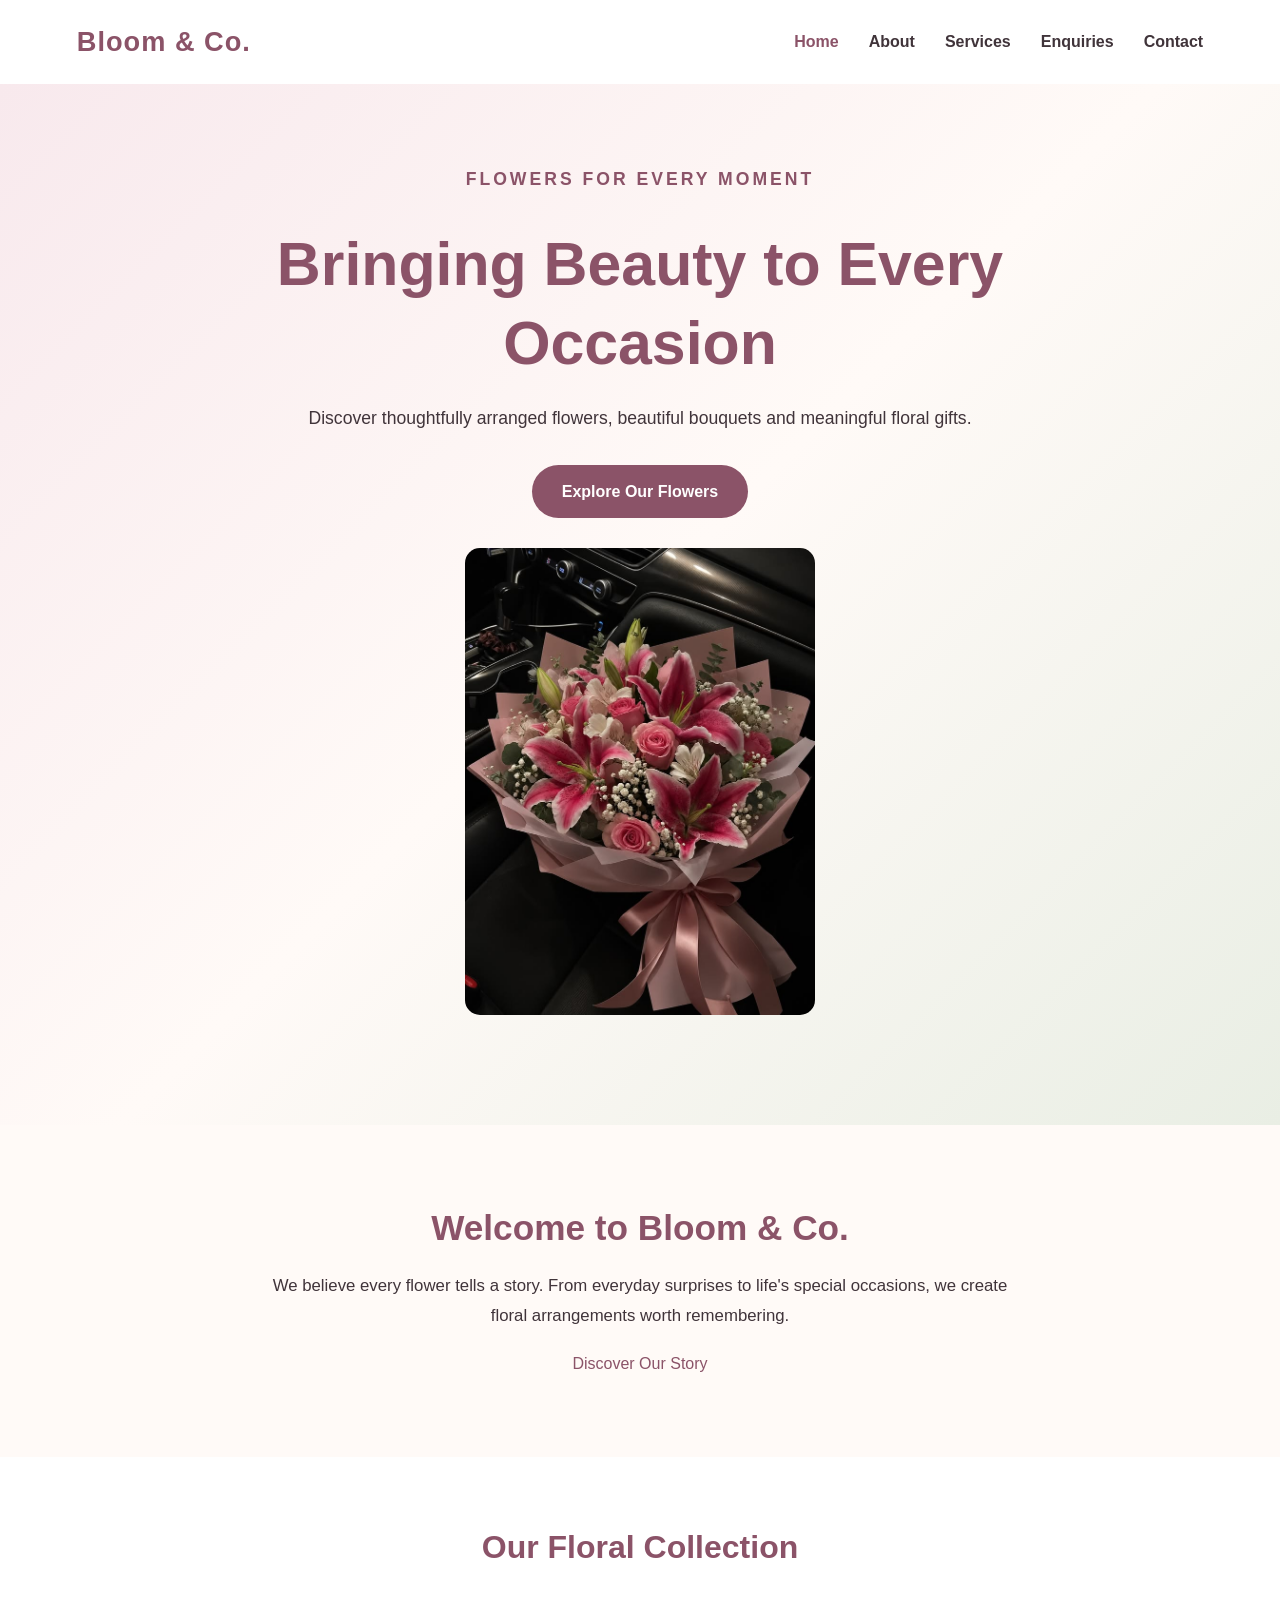
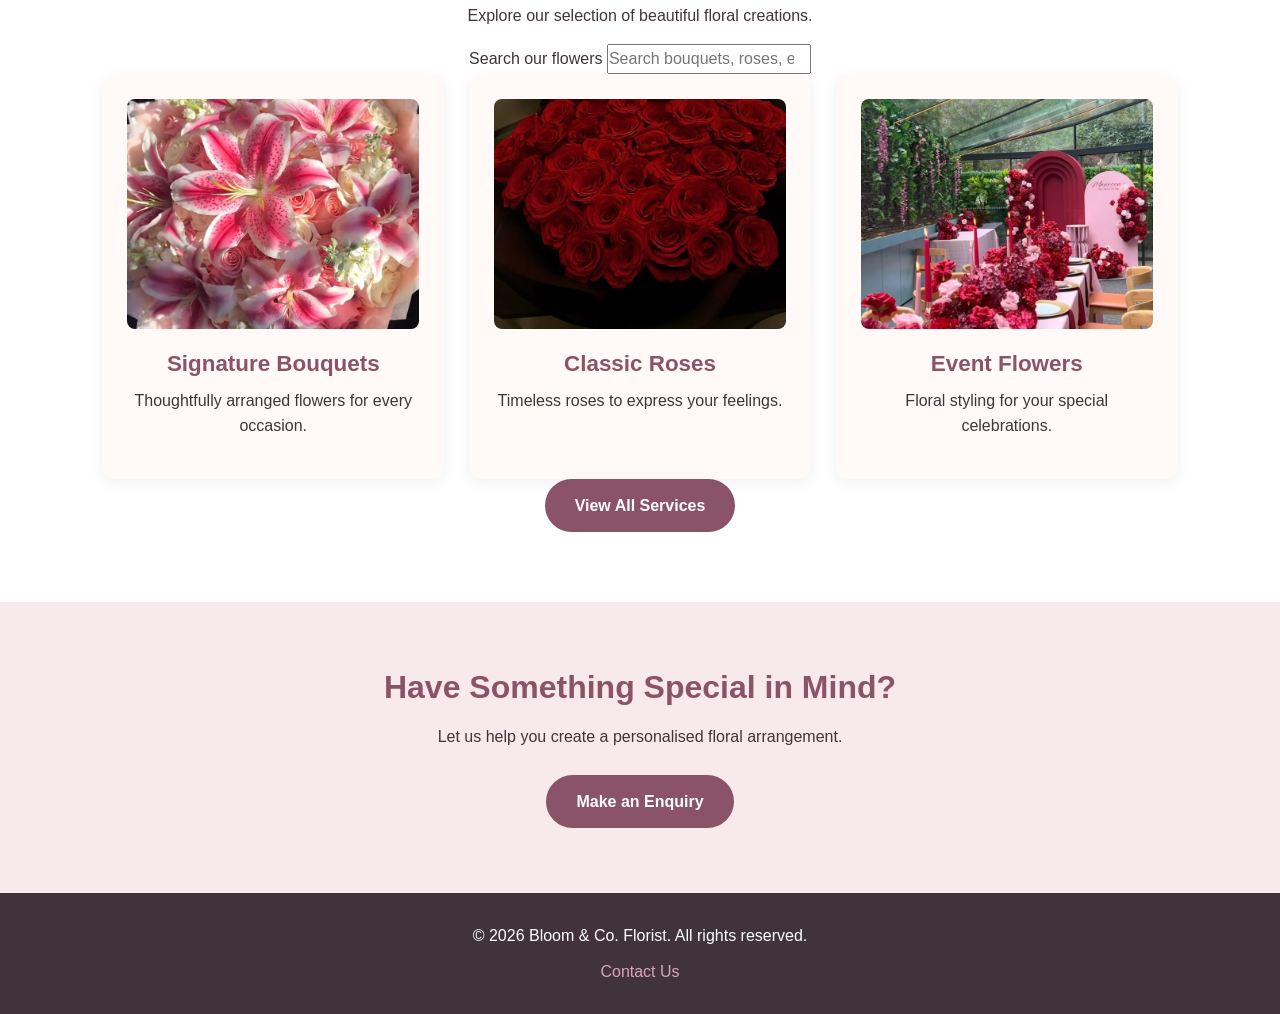
<file: index.html>
<!DOCTYPE html>
<html lang="en">
<head>
    <meta charset="UTF-8">
    <meta name="viewport" content="width=device-width, initial-scale=1.0">
    <meta name="description" content="Discover beautiful fresh flower bouquets and floral arrangements at Bloom & Co. Florist in Cape Town.">
    <meta name="keywords" content="florist Cape Town, flower bouquets, fresh flowers, floral arrangements">
    <meta name="author" content="Bloom & Co. Florist">
    <meta property="og:title" content="Bloom & Co. Florist | Beautiful Flowers in Cape Town">
<meta property="og:description" content="Discover beautiful fresh flower bouquets and thoughtful floral arrangements for every occasion.">
<meta property="og:type" content="website">
<meta property="og:site_name" content="Bloom & Co. Florist">

    <title>Bloom & Co. Florist | Beautiful Flowers in Cape Town</title>

    <link rel="stylesheet" href="styles.css">
    <script src="js/script.js" defer></script>
</head>

<body>

    <header>
        <nav aria-label="Main navigation">
            <a href="index.html" class="logo">Bloom & Co.</a>

            <ul>
                <li><a href="index.html" aria-current="page">Home</a></li>
                <li><a href="about.html">About</a></li>
                <li><a href="services.html">Services</a></li>
                <li><a href="enquiry.html">Enquiries</a></li>
                <li><a href="contact.html">Contact</a></li>
            </ul>
        </nav>
    </header>

    <main>
        <section class="hero">
            <div class="hero-content">
                <p class="eyebrow">FLOWERS FOR EVERY MOMENT</p>

                <h1>Bringing Beauty to Every Occasion</h1>

                <p>
                    Discover thoughtfully arranged flowers,
                    beautiful bouquets and meaningful floral gifts.
                </p>

                <a href="services.html" class="button">
                    Explore Our Flowers
                </a>
            
            <img src="images/bouquet.jpeg" alt="Pink lily and rose flower bouquet" class="hero-image">
        </div>
        </section>

        <section class="welcome">
            <h2>Welcome to Bloom & Co.</h2>

            <p>
                We believe every flower tells a story.
                From everyday surprises to life's special occasions,
                we create floral arrangements worth remembering.
            </p>

            <a href="about.html">Discover Our Story</a>
        </section>

        <section class="featured">
            <h2>Our Floral Collection</h2>

            <p>Explore our selection of beautiful floral creations.</p>

           
           <div class="search-container">
    <label for="flowerSearch">Search our flowers</label>
    <input
        type="search"
        id="flowerSearch"
        placeholder="Search bouquets, roses, event flowers..."
    >
</div>
 <div class="featured-grid">
                <article class="flower-card">
                    <img src="images/signature-bouquet.jpg"
                         alt="Beautiful fresh flower bouquet"
                         loading="lazy">
                    <h3>Signature Bouquets</h3>
                    <p>Thoughtfully arranged flowers for every occasion.</p>
                </article>

                <article class="flower-card">
                    <img src="images/roses.jpg"
                         alt="Fresh pink and white roses"
                         loading="lazy">
                    <h3>Classic Roses</h3>
                    <p>Timeless roses to express your feelings.</p>
                </article>

                <article class="flower-card">
                    <img src="images/event-flowers.jpg"
                         alt="Elegant floral event decorations"
                         loading="lazy">
                    <h3>Event Flowers</h3>
                    <p>Floral styling for your special celebrations.</p>
                </article>
            </div>

            <a href="services.html" class="button">View All Services</a>
        </section>

        <section class="call-to-action">
            <h2>Have Something Special in Mind?</h2>
            <p>Let us help you create a personalised floral arrangement.</p>
            <a href="enquiry.html" class="button">Make an Enquiry</a>
        </section>
    </main>

    <footer>
        <p>&copy; 2026 Bloom & Co. Florist. All rights reserved.</p>
        <a href="contact.html">Contact Us</a>
    </footer>

</body>
</html>
</file>
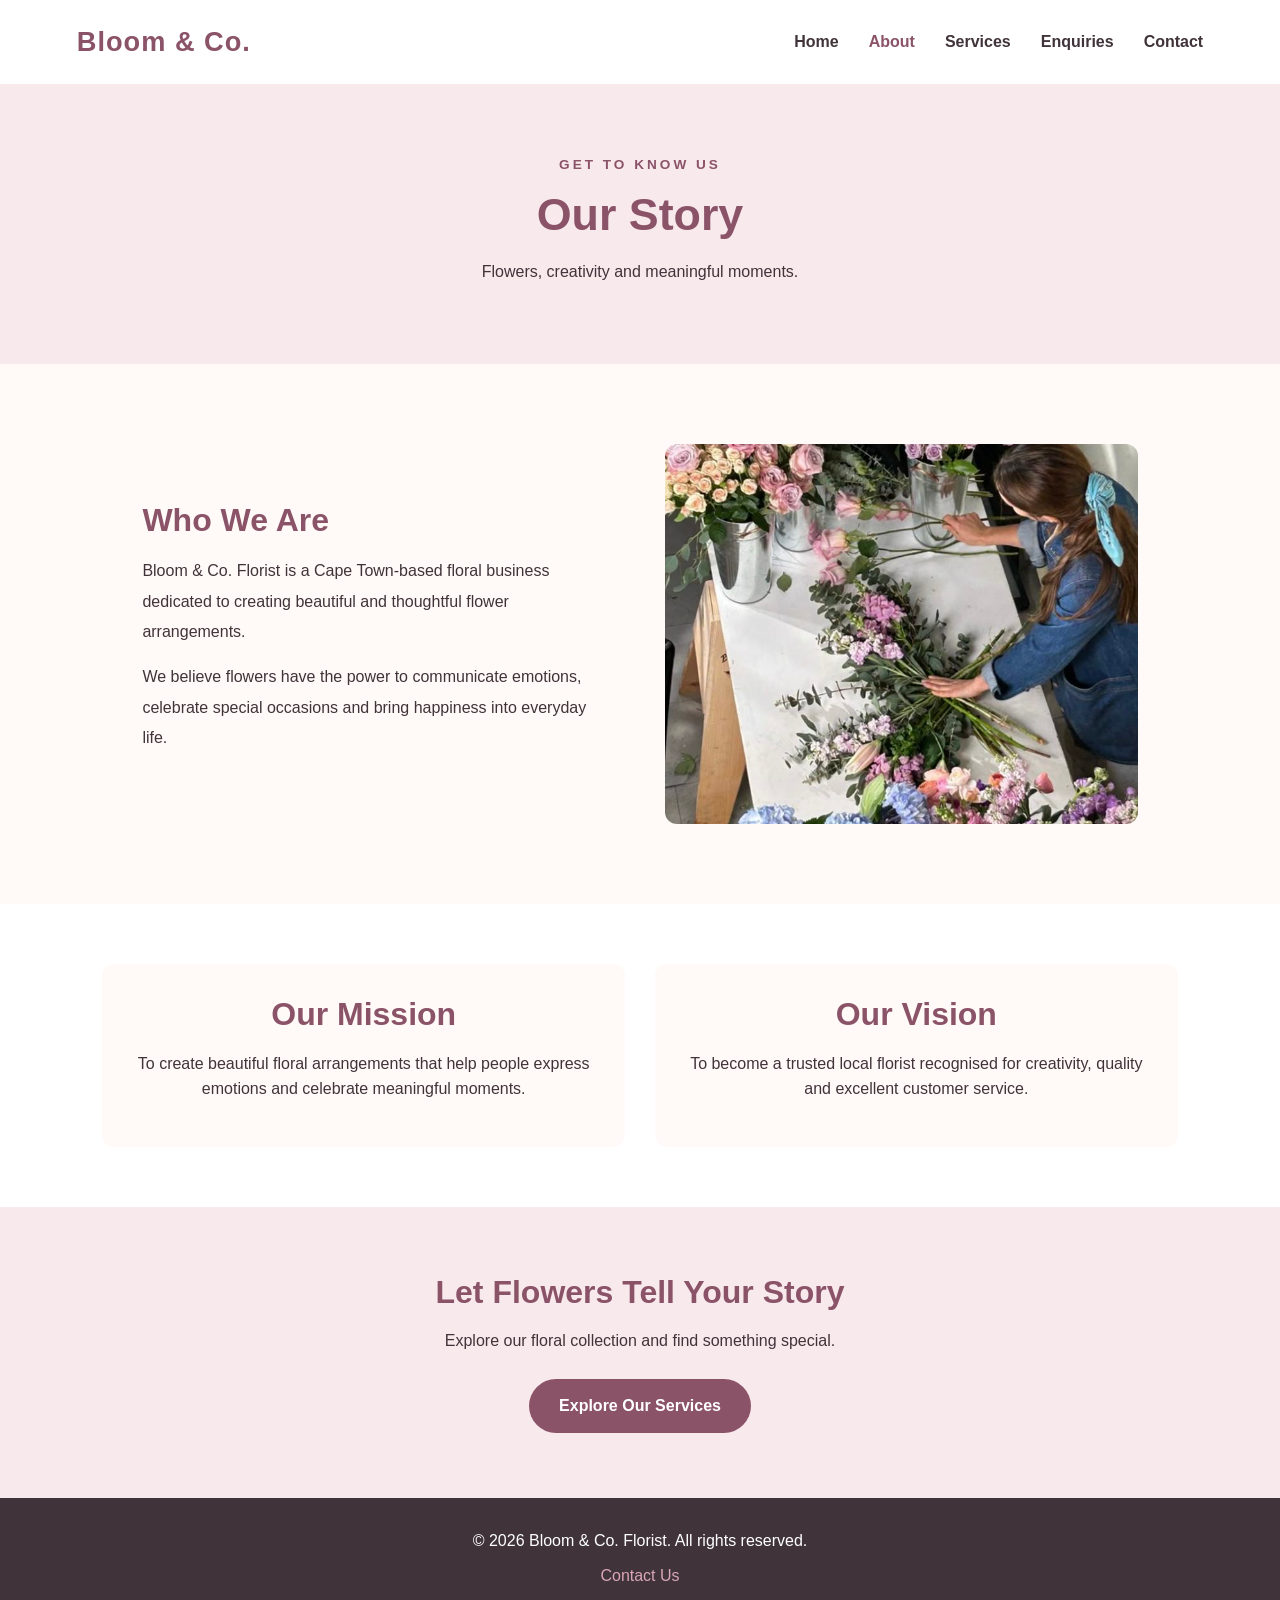
<file: about.html>
<!DOCTYPE html>
<html lang="en">
<head>
    <meta charset="UTF-8">
    <meta name="viewport" content="width=device-width, initial-scale=1.0">
    <meta name="description" content="Learn about Bloom & Co. Florist, our story, mission and passion for beautiful floral arrangements in Cape Town.">
    <meta property="og:title" content="About Us | Bloom & Co. Florist">
<meta property="og:description" content="Discover the story, mission and passion behind Bloom & Co. Florist in Cape Town.">
<meta property="og:type" content="website">
<meta property="og:site_name" content="Bloom & Co. Florist">

    <title>About Us | Bloom & Co. Florist</title>

   <link rel="stylesheet" href="styles.css">
    <script src="js/script.js" defer></script>
</head>

<body>

    <header>
        <nav aria-label="Main navigation">
            <a href="index.html" class="logo">Bloom & Co.</a>

            <ul>
                <li><a href="index.html">Home</a></li>
                <li><a href="about.html" aria-current="page">About</a></li>
                <li><a href="services.html">Services</a></li>
                <li><a href="enquiry.html">Enquiries</a></li>
                <li><a href="contact.html">Contact</a></li>
            </ul>
        </nav>
    </header>

    <main>
        <section class="page-heading">
            <p class="eyebrow">GET TO KNOW US</p>
            <h1>Our Story</h1>
            <p>Flowers, creativity and meaningful moments.</p>
        </section>

        <section class="about-content">
            <div>
                <h2>Who We Are</h2>
                <p>
                    Bloom & Co. Florist is a Cape Town-based floral
                    business dedicated to creating beautiful and
                    thoughtful flower arrangements.
                </p>
                <p>
                    We believe flowers have the power to communicate
                    emotions, celebrate special occasions and bring
                    happiness into everyday life.
                </p>
            </div>

            <img src="images/florist.jpg"
                 alt="Florist arranging a beautiful bouquet"
                 loading="lazy">
        </section>

        <section class="mission-vision">
            <article>
                <h2>Our Mission</h2>
                <p>
                    To create beautiful floral arrangements that
                    help people express emotions and celebrate
                    meaningful moments.
                </p>
            </article>

            <article>
                <h2>Our Vision</h2>
                <p>
                    To become a trusted local florist recognised
                    for creativity, quality and excellent customer
                    service.
                </p>
            </article>
        </section>

        <section class="call-to-action">
            <h2>Let Flowers Tell Your Story</h2>
            <p>Explore our floral collection and find something special.</p>
            <a href="services.html" class="button">Explore Our Services</a>
        </section>
    </main>

    <footer>
        <p>&copy; 2026 Bloom & Co. Florist. All rights reserved.</p>
        <a href="contact.html">Contact Us</a>
    </footer>

</body>
</html>
</file>
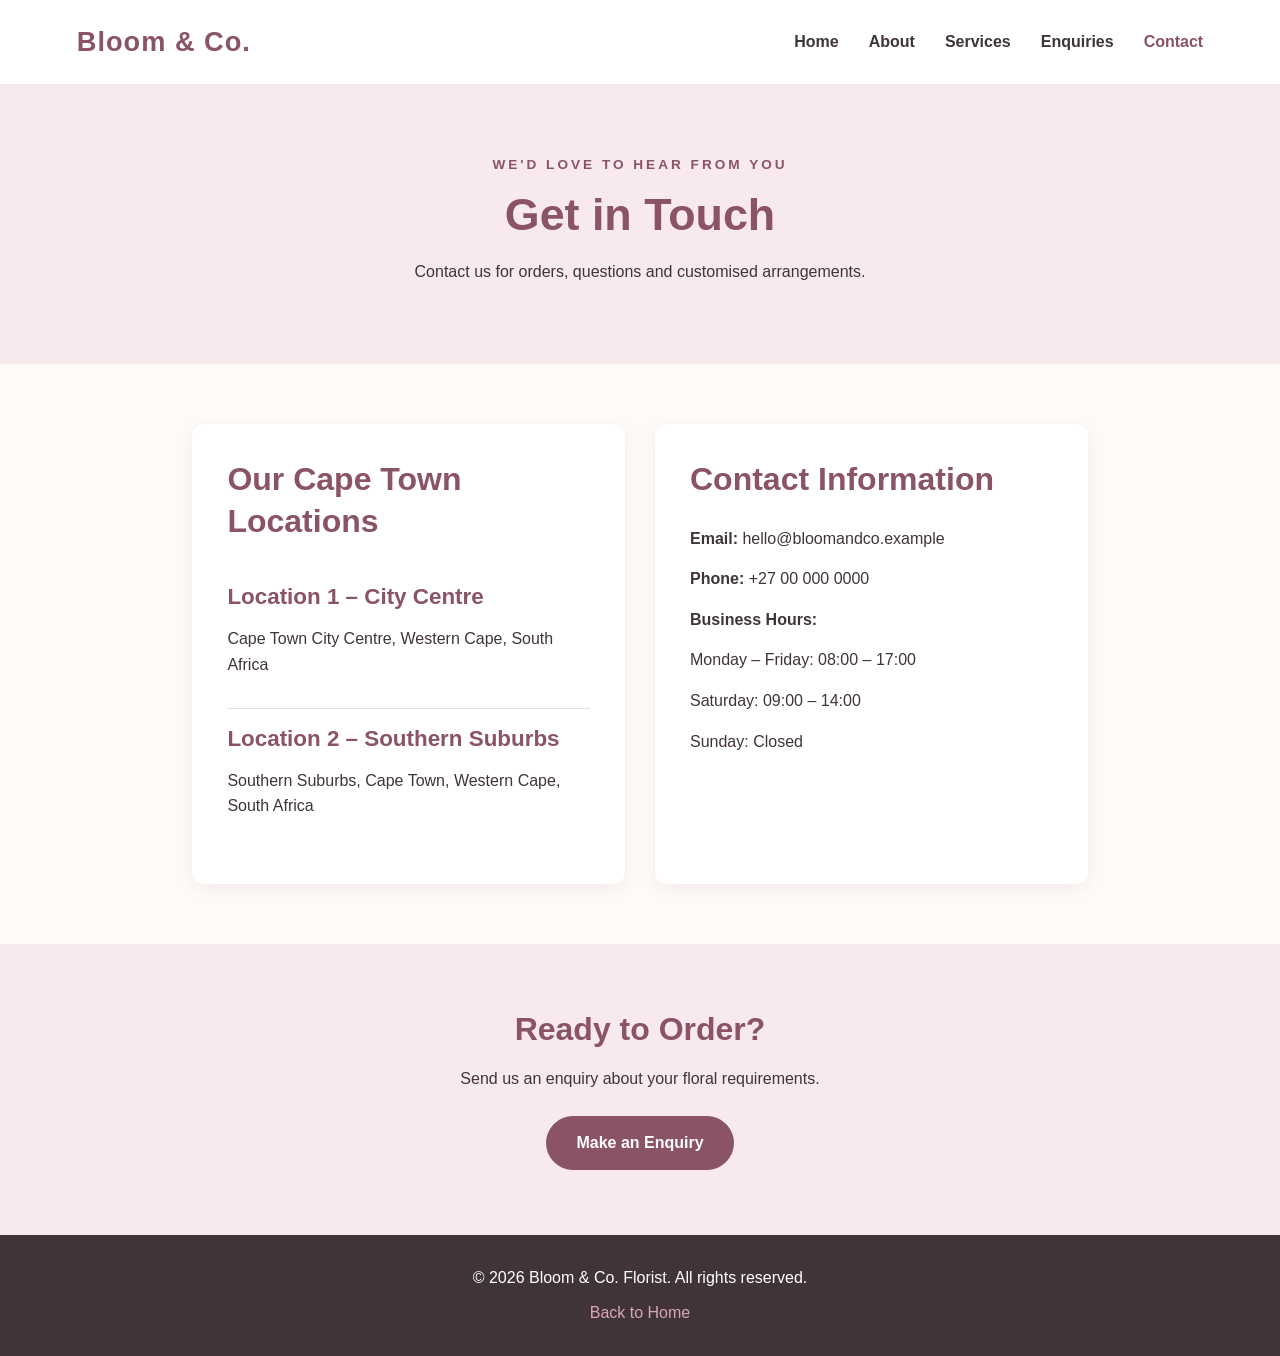
<file: contact.html>
<!DOCTYPE html>
<html lang="en">
<head>
    <meta charset="UTF-8">
    <meta name="viewport" content="width=device-width, initial-scale=1.0">
    <meta name="description" content="Contact Bloom & Co. Florist in Cape Town for flower orders, enquiries and business information.">
    <meta property="og:title" content="Contact Us | Bloom & Co. Florist">
<meta property="og:description" content="Contact Bloom & Co. Florist in Cape Town for flower orders, enquiries and customised arrangements.">
<meta property="og:type" content="website">
<meta property="og:site_name" content="Bloom & Co. Florist">

    <title>Contact Us | Bloom & Co. Florist</title>

    <link rel="stylesheet" href="styles.css">
    <script src="js/script.js" defer></script>
</head>

<body>

    <header>
        <nav aria-label="Main navigation">
            <a href="index.html" class="logo">Bloom & Co.</a>

            <ul>
                <li><a href="index.html">Home</a></li>
                <li><a href="about.html">About</a></li>
                <li><a href="services.html">Services</a></li>
                <li><a href="enquiry.html">Enquiries</a></li>
                <li><a href="contact.html" aria-current="page">Contact</a></li>
            </ul>
        </nav>
    </header>

    <main>
        <section class="page-heading">
            <p class="eyebrow">WE'D LOVE TO HEAR FROM YOU</p>
            <h1>Get in Touch</h1>
            <p>Contact us for orders, questions and customised arrangements.</p>
        </section>

        <section class="contact-content">

            <article class="contact-card">
                <h2>Our Cape Town Locations</h2>

                <div class="location">
                    <h3>Location 1 – City Centre</h3>
                    <p>Cape Town City Centre, Western Cape, South Africa</p>
                </div>

                <div class="location">
                    <h3>Location 2 – Southern Suburbs</h3>
                    <p>Southern Suburbs, Cape Town, Western Cape, South Africa</p>
                </div>
            </article>

            <article class="contact-card">
                <h2>Contact Information</h2>
                <p><strong>Email:</strong> hello@bloomandco.example</p>
                <p><strong>Phone:</strong> +27 00 000 0000</p>
                <p><strong>Business Hours:</strong></p>
                <p>Monday – Friday: 08:00 – 17:00</p>
                <p>Saturday: 09:00 – 14:00</p>
                <p>Sunday: Closed</p>
            </article>

        </section>

        <section class="call-to-action">
            <h2>Ready to Order?</h2>
            <p>Send us an enquiry about your floral requirements.</p>
            <a href="enquiry.html" class="button">Make an Enquiry</a>
        </section>
    </main>

    <footer>
        <p>&copy; 2026 Bloom & Co. Florist. All rights reserved.</p>
        <a href="index.html">Back to Home</a>
    </footer>

</body>
</html>
</file>
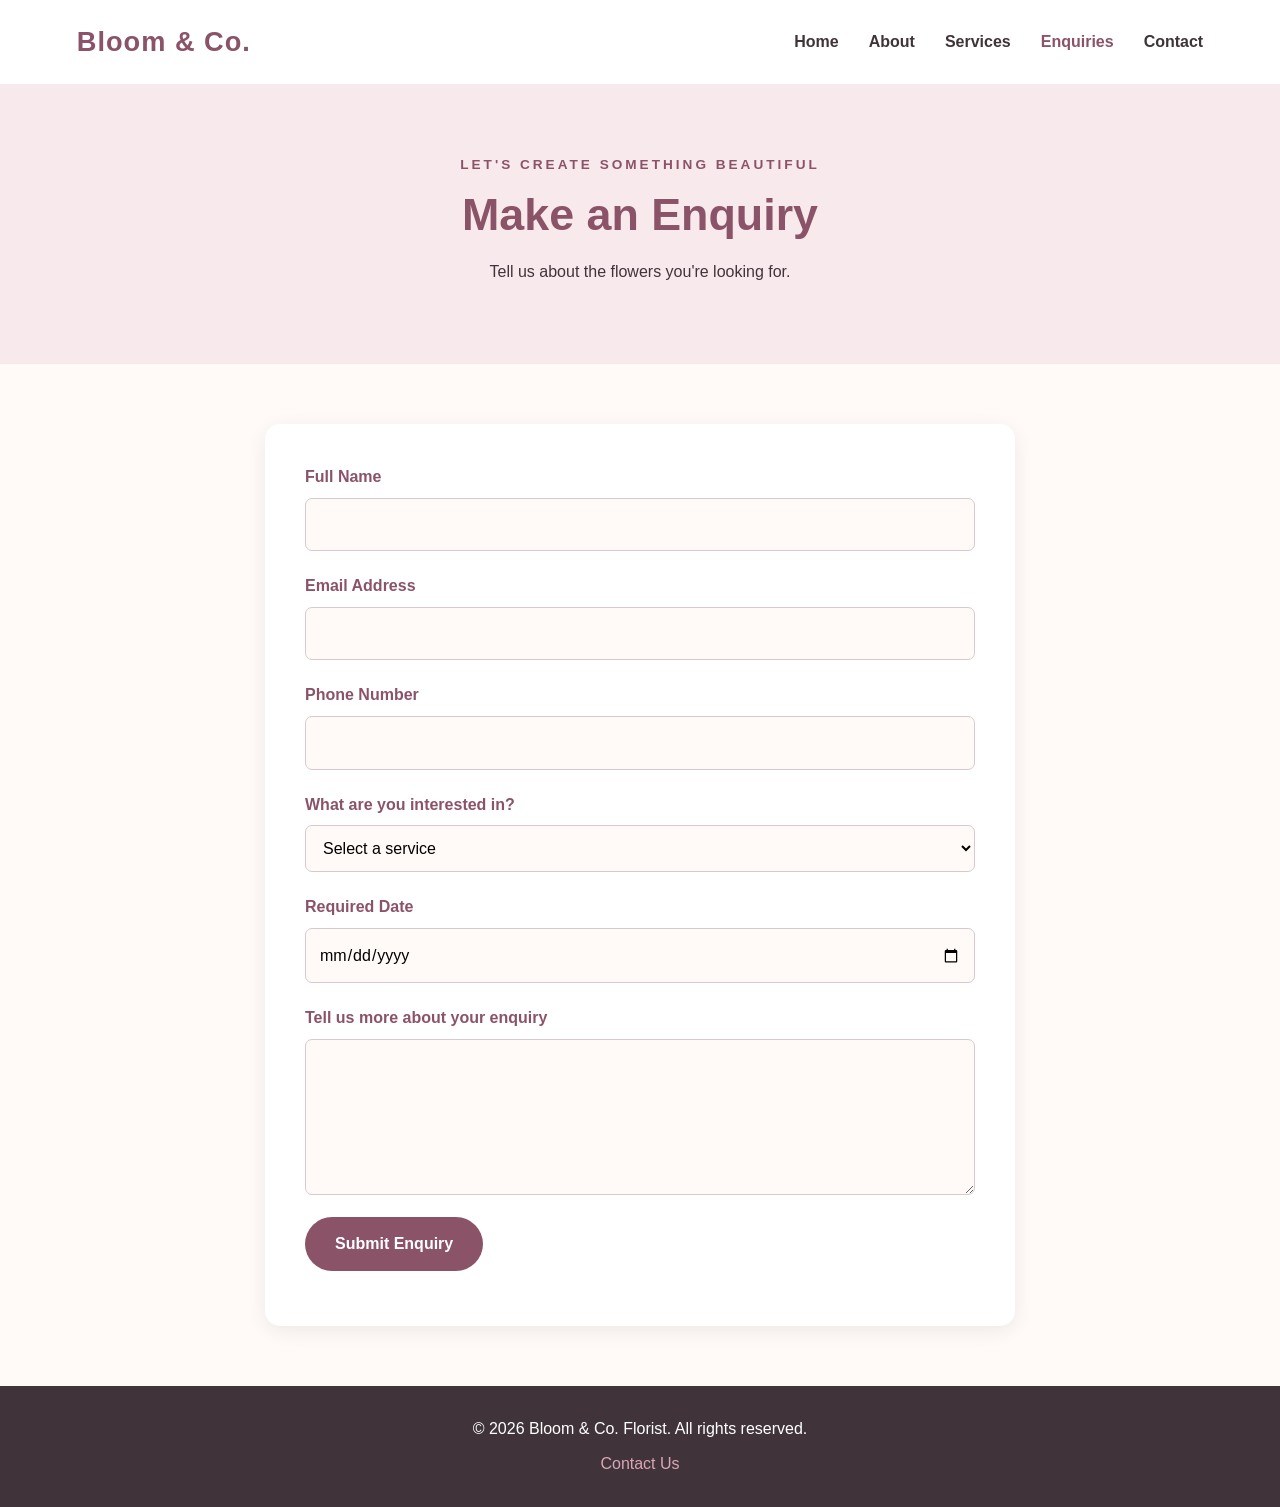
<file: enquiry.html>
<!DOCTYPE html>
<html lang="en">
<head>
    <meta charset="UTF-8">
    <meta name="viewport" content="width=device-width, initial-scale=1.0">
    <meta name="description" content="Send Bloom & Co. Florist an enquiry about bouquets, custom flower arrangements and event flowers in Cape Town.">
    <meta property="og:title" content="Make an Enquiry | Bloom & Co. Florist">
<meta property="og:description" content="Send Bloom & Co. Florist an enquiry about bouquets, custom floral arrangements and flower orders.">
<meta property="og:type" content="website">
<meta property="og:site_name" content="Bloom & Co. Florist">

    <title>Make an Enquiry | Bloom & Co. Florist</title>

    <link rel="stylesheet" href="styles.css">
    <script src="js/script.js" defer></script>
</head>

<body>

    <header>
        <nav aria-label="Main navigation">
            <a href="index.html" class="logo">Bloom & Co.</a>

            <ul>
                <li><a href="index.html">Home</a></li>
                <li><a href="about.html">About</a></li>
                <li><a href="services.html">Services</a></li>
                <li><a href="enquiry.html" aria-current="page">Enquiries</a></li>
                <li><a href="contact.html">Contact</a></li>
            </ul>
        </nav>
    </header>

    <main>
        <section class="page-heading">
            <p class="eyebrow">LET'S CREATE SOMETHING BEAUTIFUL</p>
            <h1>Make an Enquiry</h1>
            <p>Tell us about the flowers you're looking for.</p>
        </section>

        <section class="enquiry-section">
            <form id="enquiryForm" action="#" method="post" novalidate>

                <div class="form-group">
                    <label for="fullName">Full Name</label>
                    <input type="text" id="fullName" name="fullName"
                           required minlength="2"
                           autocomplete="name">
                </div>

                <div class="form-group">
                    <label for="email">Email Address</label>
                    <input type="email" id="email" name="email"
                           required autocomplete="email">
                </div>

                <div class="form-group">
                    <label for="phone">Phone Number</label>
                    <input type="tel" id="phone" name="phone"
                           required autocomplete="tel">
                </div>

                <div class="form-group">
                    <label for="service">What are you interested in?</label>
                    <select id="service" name="service" required>
                        <option value="">Select a service</option>
                        <option value="bouquets">Signature Bouquets</option>
                        <option value="roses">Classic Roses</option>
                        <option value="events">Event Flowers</option>
                        <option value="custom">Custom Arrangements</option>
                    </select>
                </div>

                <div class="form-group">
                    <label for="date">Required Date</label>
                    <input type="date" id="date" name="date" required>
                </div>

                <div class="form-group">
                    <label for="message">Tell us more about your enquiry</label>
                    <textarea id="message" name="message"
                              rows="5" required minlength="10"></textarea>
                </div>

                <button type="submit" class="button">Submit Enquiry</button>

                <p id="formMessage" role="status" aria-live="polite"></p>

            </form>
        </section>
    </main>

    <footer>
        <p>&copy; 2026 Bloom & Co. Florist. All rights reserved.</p>
        <a href="contact.html">Contact Us</a>
    </footer>

</body>
</html>
</file>
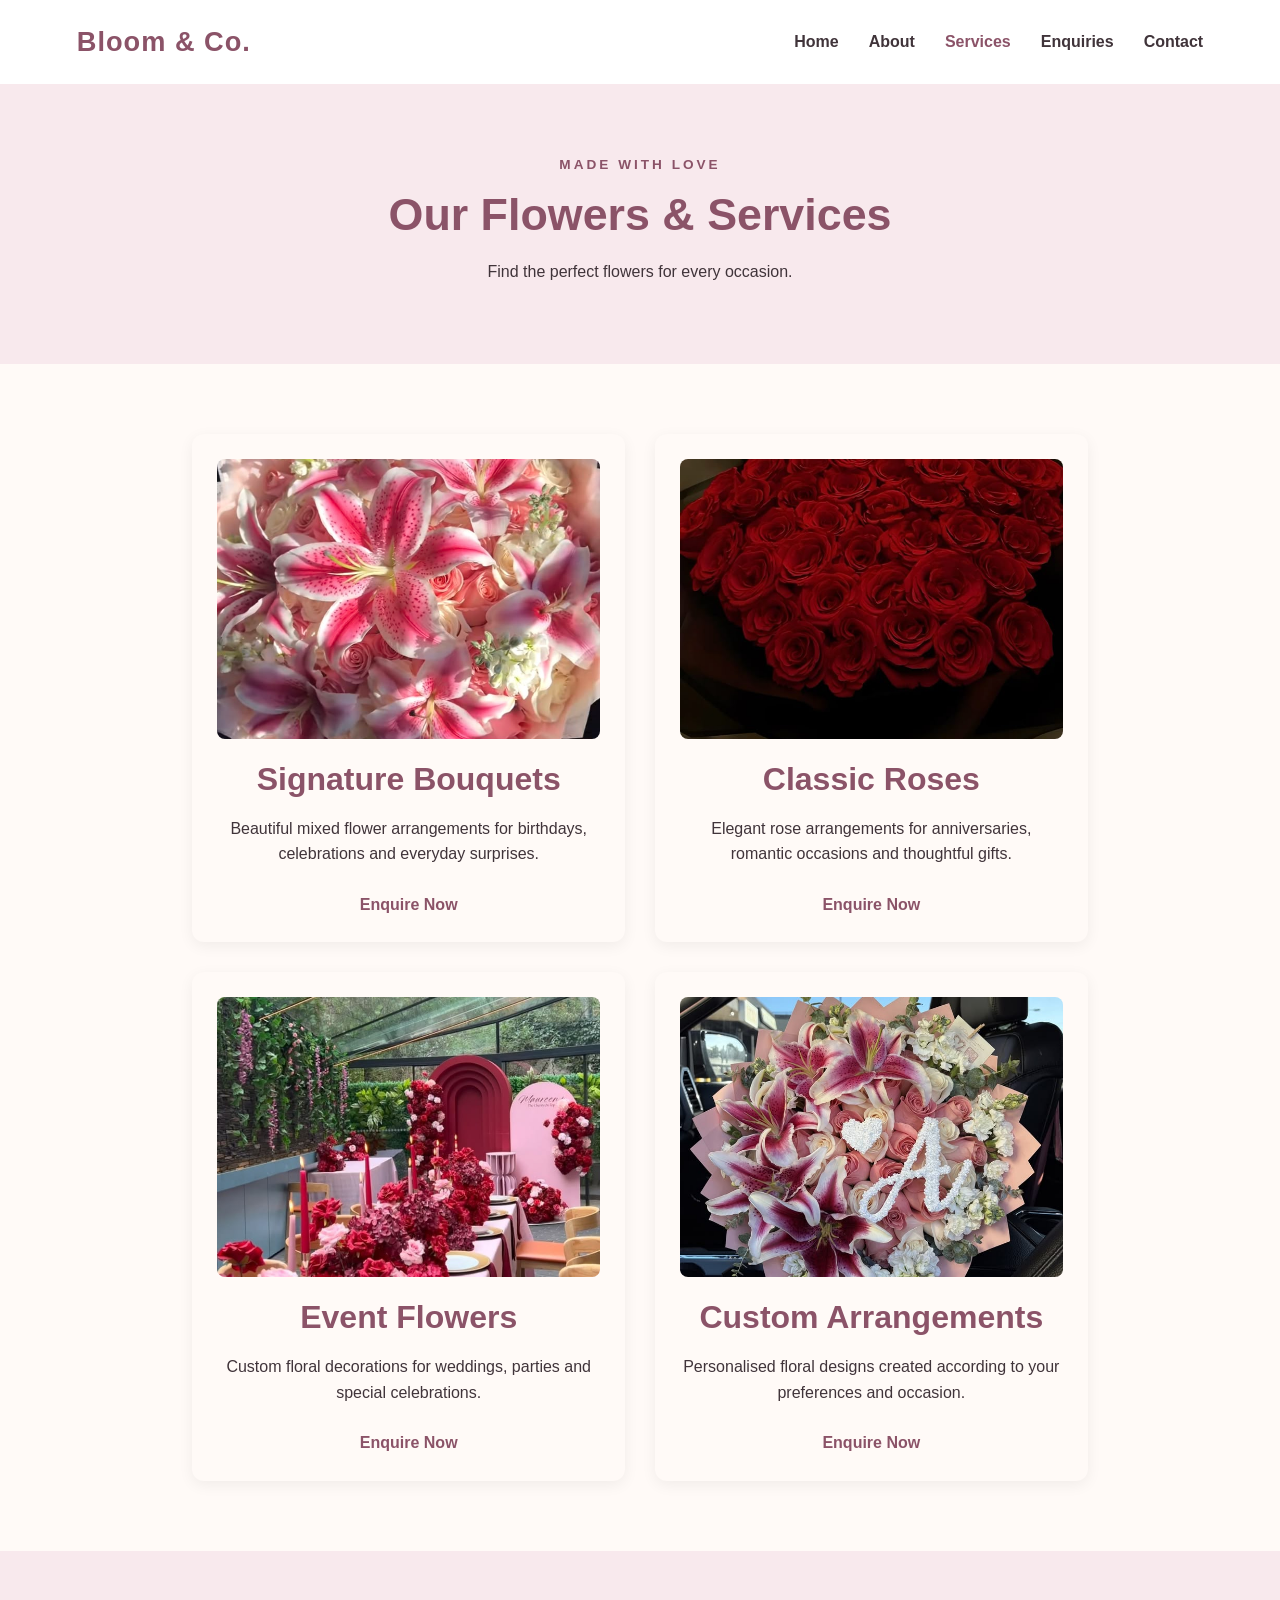
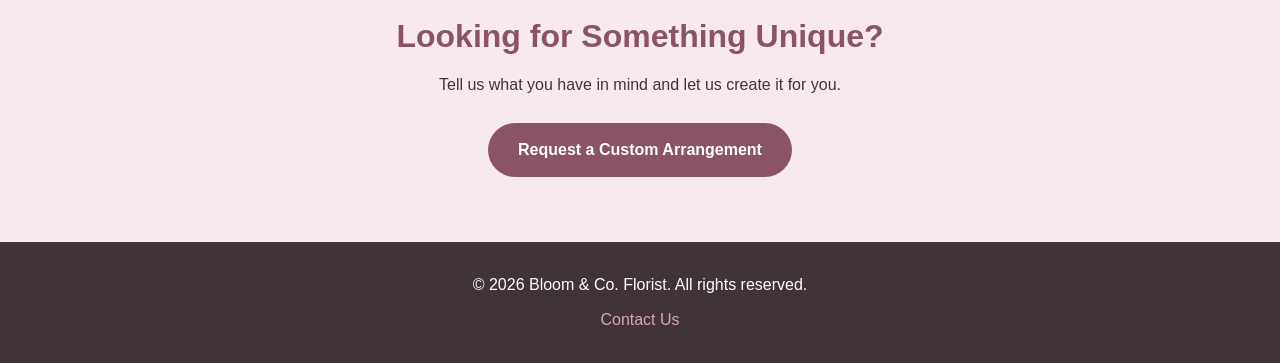
<file: services.html>
<!DOCTYPE html>
<html lang="en">
<head>
    <meta charset="UTF-8">
    <meta name="viewport" content="width=device-width, initial-scale=1.0">
    <meta name="description" content="Explore Bloom & Co. Florist's bouquets, roses, customised flower arrangements and event floral services in Cape Town.">
    <meta property="og:title" content="Our Services | Bloom & Co. Florist">
<meta property="og:description" content="Explore beautiful bouquets, roses, event flowers and custom floral arrangements at Bloom & Co. Florist.">
<meta property="og:type" content="website">
<meta property="og:site_name" content="Bloom & Co. Florist">

    <title>Our Services | Bloom & Co. Florist</title>

    <link rel="stylesheet" href="styles.css">
    <script src="js/script.js" defer></script>
</head>

<body>

    <header>
        <nav aria-label="Main navigation">
            <a href="index.html" class="logo">Bloom & Co.</a>

            <ul>
                <li><a href="index.html">Home</a></li>
                <li><a href="about.html">About</a></li>
                <li><a href="services.html" aria-current="page">Services</a></li>
                <li><a href="enquiry.html">Enquiries</a></li>
                <li><a href="contact.html">Contact</a></li>
            </ul>
        </nav>
    </header>

    <main>
        <section class="page-heading">
            <p class="eyebrow">MADE WITH LOVE</p>
            <h1>Our Flowers & Services</h1>
            <p>Find the perfect flowers for every occasion.</p>
        </section>

        <section class="services-grid">

            <article class="flower-card">
                <img src="images/signature-bouquet.jpg"
                     alt="Fresh mixed flower bouquet"
                     loading="lazy">
                <h2>Signature Bouquets</h2>
                <p>Beautiful mixed flower arrangements for birthdays, celebrations and everyday surprises.</p>
                <a href="enquiry.html">Enquire Now</a>
            </article>

            <article class="flower-card">
                <img src="images/roses.jpg"
                     alt="Elegant pink and white roses"
                     loading="lazy">
                <h2>Classic Roses</h2>
                <p>Elegant rose arrangements for anniversaries, romantic occasions and thoughtful gifts.</p>
                <a href="enquiry.html">Enquire Now</a>
            </article>

            <article class="flower-card">
                <img src="images/event-flowers.jpg"
                     alt="Floral decorations for a special event"
                     loading="lazy">
                <h2>Event Flowers</h2>
                <p>Custom floral decorations for weddings, parties and special celebrations.</p>
                <a href="enquiry.html">Enquire Now</a>
            </article>

            <article class="flower-card">
                <img src="images/custom-flowers.jpg"
                     alt="Customised floral arrangement"
                     loading="lazy">
                <h2>Custom Arrangements</h2>
                <p>Personalised floral designs created according to your preferences and occasion.</p>
                <a href="enquiry.html">Enquire Now</a>
            </article>

        </section>

        <section class="call-to-action">
            <h2>Looking for Something Unique?</h2>
            <p>Tell us what you have in mind and let us create it for you.</p>
            <a href="enquiry.html" class="button">Request a Custom Arrangement</a>
        </section>
    </main>

    <footer>
        <p>&copy; 2026 Bloom & Co. Florist. All rights reserved.</p>
        <a href="contact.html">Contact Us</a>
    </footer>

</body>
</html>
</file>
<file: styles.css>
/* =================================
   BLOOM & CO. - CSS RESET
================================= */

* {
    margin: 0;
    padding: 0;
    box-sizing: border-box;
}

html {
    scroll-behavior: smooth;
}

body {
    min-height: 100vh;
    line-height: 1.6;
    font-family: Arial, sans-serif;
}

img {
    max-width: 100%;
    display: block;
}

a {
    text-decoration: none;
}

ul {
    list-style: none;
}

button,
input,
select,
textarea {
    font: inherit;
}

/* =================================
   BLOOM & CO. - BASE STYLES
================================= */

:root {
    --primary-color: #8b5368;
    --secondary-color: #d9a6b5;
    --accent-color: #a8b59a;
    --background-color: #fffaf7;
    --text-color: #40343a;
    --white: #ffffff;
}

body {
    background-color: var(--background-color);
    color: var(--text-color);
    font-family: Arial, sans-serif;
    font-size: 16px;
}

h1,
h2,
h3,
h4 {
    color: var(--primary-color);
    line-height: 1.3;
    margin-bottom: 15px;
}

h1 {
    font-size: 2.5rem;
}

h2 {
    font-size: 2rem;
}

h3 {
    font-size: 1.4rem;
}

p {
    margin-bottom: 15px;
}

a {
    color: var(--primary-color);
    transition: color 0.3s ease;
}

a:hover {
    color: var(--secondary-color);
}


/* =================================
   BLOOM & CO. - NAVIGATION
================================= */

header {
    background-color: var(--white);
    padding: 20px 6%;
    box-shadow: 0 2px 10px rgba(0, 0, 0, 0.06);
}

nav {
    display: flex;
    justify-content: space-between;
    align-items: center;
    max-width: 1200px;
    margin: 0 auto;
}

.logo {
    color: var(--primary-color);
    font-size: 1.7rem;
    font-weight: bold;
    letter-spacing: 1px;
}

nav ul {
    display: flex;
    align-items: center;
    gap: 30px;
}

nav ul a {
    color: var(--text-color);
    font-weight: 600;
    transition: color 0.3s ease;
}

nav ul a:hover,
nav ul a[aria-current="page"] {
    color: var(--primary-color);
}

/* =================================
   BLOOM & CO. - HERO SECTION
================================= */

.hero {
    min-height: 550px;
    display: flex;
    align-items: center;
    justify-content: center;
    padding: 80px 8%;
    text-align: center;
    background: linear-gradient(
        135deg,
        #f8e9ed,
        #fffaf7,
        #e9eee4
    );
}

.hero-content {
    max-width: 750px;
}

.eyebrow {
    color: var(--primary-color);
    font-size: 0.85rem;
    font-weight: bold;
    letter-spacing: 3px;
    margin-bottom: 20px;
}

.hero h1 {
    font-size: clamp(2.2rem, 5vw, 3.8rem);
    margin-bottom: 20px;
}

.hero p {
    font-size: 1.1rem;
    line-height: 1.8;
    margin-bottom: 30px;
}

.button {
    display: inline-block;
    background-color: var(--primary-color);
    color: var(--white);
    padding: 14px 30px;
    border-radius: 30px;
    font-weight: bold;
    transition: background-color 0.3s ease,
                transform 0.3s ease;
}

.button:hover {
    background-color: #693c4e;
    color: var(--white);
    transform: translateY(-3px);
}


/* =================================
   BLOOM & CO. - WELCOME SECTION
================================= */

.welcome {
    padding: 80px 8%;
    text-align: center;
    max-width: 1100px;
    margin: 0 auto;
}

.welcome h2 {
    font-size: 2.2rem;
    margin-bottom: 20px;
}

.welcome p {
    max-width: 750px;
    margin: 0 auto 20px;
    line-height: 1.8;
    font-size: 1.05rem;
}

/* =================================
   BLOOM & CO. - FEATURED FLOWERS
================================= */

.featured {
    padding: 70px 8%;
    background-color: var(--white);
    text-align: center;
}

.featured h2 {
    margin-bottom: 35px;
}

.featured-grid {
    display: grid;
    grid-template-columns: repeat(3, 1fr);
    gap: 25px;
    max-width: 1200px;
    margin: 0 auto;
}

.flower-card {
    background-color: var(--background-color);
    padding: 25px;
    border-radius: 12px;
    box-shadow: 0 4px 15px rgba(0, 0, 0, 0.06);
    transition: transform 0.3s ease,
                box-shadow 0.3s ease;
}

.flower-card:hover {
    transform: translateY(-6px);
    box-shadow: 0 8px 22px rgba(0, 0, 0, 0.12);
}

.flower-card img {
    width: 100%;
    height: 230px;
    object-fit: cover;
    border-radius: 8px;
    margin-bottom: 20px;
}

.flower-card h3 {
    margin-bottom: 10px;
}

/* =================================
   BLOOM & CO. - CALL TO ACTION
================================= */

.call-to-action {
    padding: 65px 8%;
    text-align: center;
    background-color: #f8e9ed;
}

.call-to-action h2 {
    margin-bottom: 15px;
}

.call-to-action p {
    margin-bottom: 25px;
}

/* =================================
   BLOOM & CO. - FOOTER
================================= */

footer {
    background-color: var(--text-color);
    color: var(--white);
    text-align: center;
    padding: 30px 8%;
}

footer p {
    margin-bottom: 10px;
}

footer a {
    color: var(--secondary-color);
}

footer a:hover {
    color: var(--white);
}

/* =================================
   BLOOM & CO. - PAGE HEADINGS
================================= */

.page-heading {
    padding: 70px 8%;
    text-align: center;
    background-color: #f8e9ed;
}

.page-heading h1 {
    font-size: 2.8rem;
}

.page-heading p {
    margin-bottom: 10px;
}

/* =================================
   BLOOM & CO. - ABOUT PAGE
================================= */

.about-content {
    display: grid;
    grid-template-columns: 1fr 1fr;
    align-items: center;
    gap: 50px;
    padding: 80px 8%;
    max-width: 1200px;
    margin: 0 auto;
}

.about-content img {
    width: 100%;
    height: 380px;
    object-fit: cover;
    border-radius: 12px;
}

.about-content p {
    line-height: 1.9;
}

.mission-vision {
    display: grid;
    grid-template-columns: repeat(2, 1fr);
    gap: 30px;
    padding: 60px 8%;
    background-color: var(--white);
}

.mission-vision article {
    padding: 30px;
    background-color: var(--background-color);
    border-radius: 12px;
    text-align: center;
}

/* =================================
   BLOOM & CO. - SERVICES PAGE
================================= */

.services-grid {
    display: grid;
    grid-template-columns: repeat(2, 1fr);
    gap: 30px;
    max-width: 1100px;
    margin: 0 auto;
    padding: 70px 8%;
}

.services-grid .flower-card {
    text-align: center;
}

.services-grid .flower-card img {
    height: 280px;
}

.services-grid .flower-card a {
    display: inline-block;
    margin-top: 10px;
    font-weight: bold;
    color: var(--primary-color);
}

.services-grid .flower-card a:hover {
    color: var(--secondary-color);
}

/* =================================
   BLOOM & CO. - ENQUIRY FORM
================================= */

.enquiry-section {
    max-width: 750px;
    margin: 60px auto;
    padding: 40px;
    background-color: var(--white);
    border-radius: 15px;
    box-shadow: 0 5px 20px rgba(0, 0, 0, 0.07);
}

.form-group {
    display: flex;
    flex-direction: column;
    margin-bottom: 22px;
}

.form-group label {
    font-weight: bold;
    margin-bottom: 8px;
    color: var(--primary-color);
}

.form-group input,
.form-group select,
.form-group textarea {
    width: 100%;
    padding: 13px;
    border: 1px solid #d8c9ce;
    border-radius: 7px;
    background-color: var(--background-color);
}

.form-group textarea {
    resize: vertical;
    min-height: 130px;
}

.form-group input:focus,
.form-group select:focus,
.form-group textarea:focus {
    outline: 2px solid var(--secondary-color);
    border-color: var(--primary-color);
}

.enquiry-section button {
    border: none;
    cursor: pointer;
}

#formMessage {
    margin-top: 15px;
    font-weight: bold;
}

/* =================================
   BLOOM & CO. - CONTACT PAGE
================================= */

.contact-content {
    display: grid;
    grid-template-columns: repeat(2, 1fr);
    gap: 30px;
    max-width: 1100px;
    margin: 60px auto;
    padding: 0 8%;
}

.contact-card {
    padding: 35px;
    background-color: var(--white);
    border-radius: 12px;
    box-shadow: 0 4px 15px rgba(0, 0, 0, 0.06);
}

.contact-card h2 {
    margin-bottom: 25px;
}

.location {
    padding: 15px 0;
    border-bottom: 1px solid #eadde1;
}

.location:last-child {
    border-bottom: none;
}

/* =================================
   BLOOM & CO. - RESPONSIVE DESIGN
================================= */

/* TABLETS */
@media screen and (max-width: 900px) {

    nav {
        flex-direction: column;
        gap: 20px;
    }

    nav ul {
        gap: 18px;
        flex-wrap: wrap;
        justify-content: center;
    }

    .featured-grid {
        grid-template-columns: repeat(2, 1fr);
    }

    .about-content {
        gap: 25px;
    }

}

/* MOBILE PHONES */
@media screen and (max-width: 600px) {

    h1 {
        font-size: 2rem;
    }

    h2 {
        font-size: 1.6rem;
    }

    header {
        padding: 20px 5%;
    }

    nav ul {
        gap: 12px;
    }

    nav ul a {
        font-size: 0.85rem;
    }

    .hero {
        min-height: 430px;
        padding: 60px 6%;
    }

    .featured-grid,
    .services-grid,
    .about-content,
    .mission-vision,
    .contact-content {
        grid-template-columns: 1fr;
    }

    .featured,
    .welcome {
        padding: 50px 6%;
    }

    .page-heading {
        padding: 50px 6%;
    }

    .enquiry-section {
        margin: 30px 5%;
        padding: 25px 18px;
    }

    .about-content img {
        height: 280px;
    }

    .services-grid {
        padding: 40px 6%;
    }

    .contact-content {
        padding: 0 6%;
        margin: 40px auto;
    }

}

/* =================================
   BLOOM & CO. - INTERACTION STATES
================================= */

/* Keyboard navigation */
a:focus-visible,
button:focus-visible {
    outline: 3px solid var(--secondary-color);
    outline-offset: 4px;
}

/* Navigation active state */
nav ul a:active {
    color: var(--secondary-color);
}

/* Button active state */
.button:active {
    transform: scale(0.97);
}

/* Form interaction */
input:hover,
select:hover,
textarea:hover {
    border-color: var(--primary-color);
}

/* Image interaction */
.flower-card img {
    transition: transform 0.3s ease;
}

.flower-card:hover img {
    transform: scale(1.02);
}
.hero-image {
    width: 100%;
    max-width: 350px;
    height: auto;
    display: block;
    margin: 30px auto;
    border-radius: 15px;
    object-fit: cover;
}
</file>
